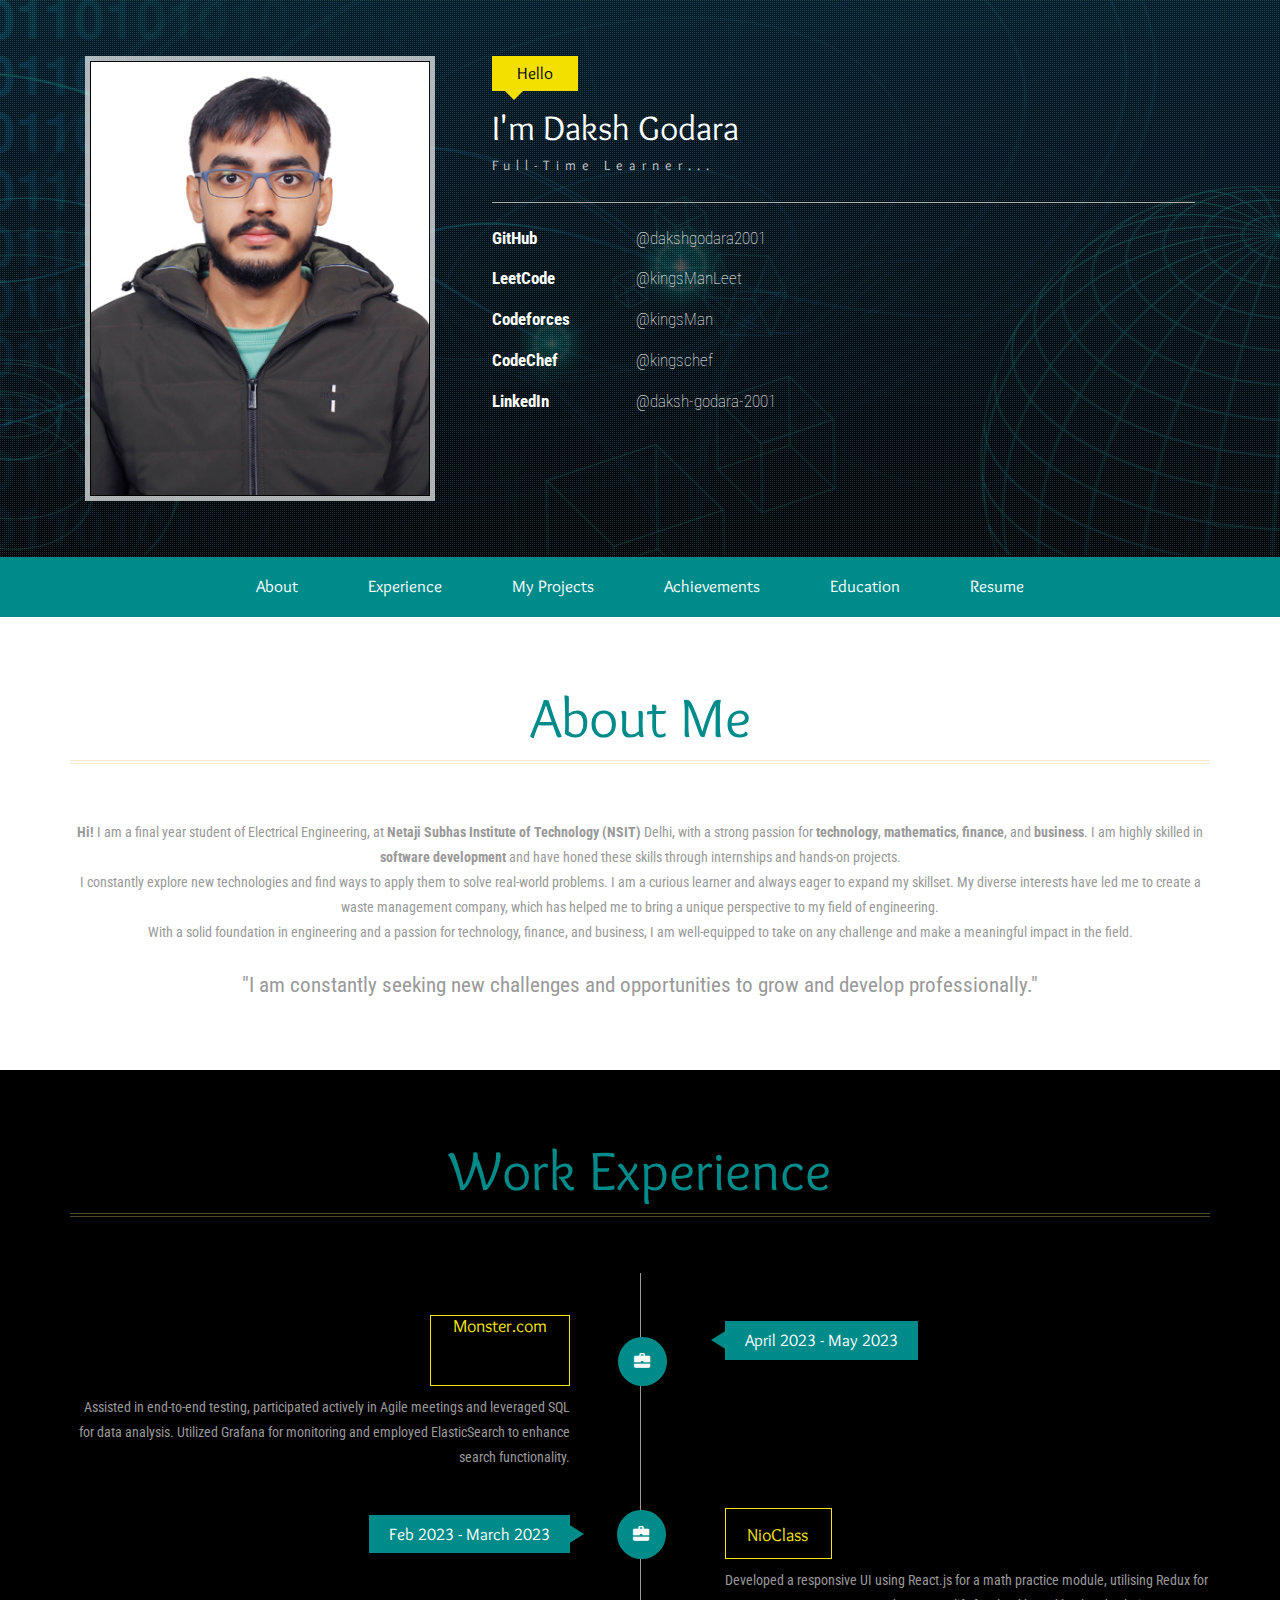
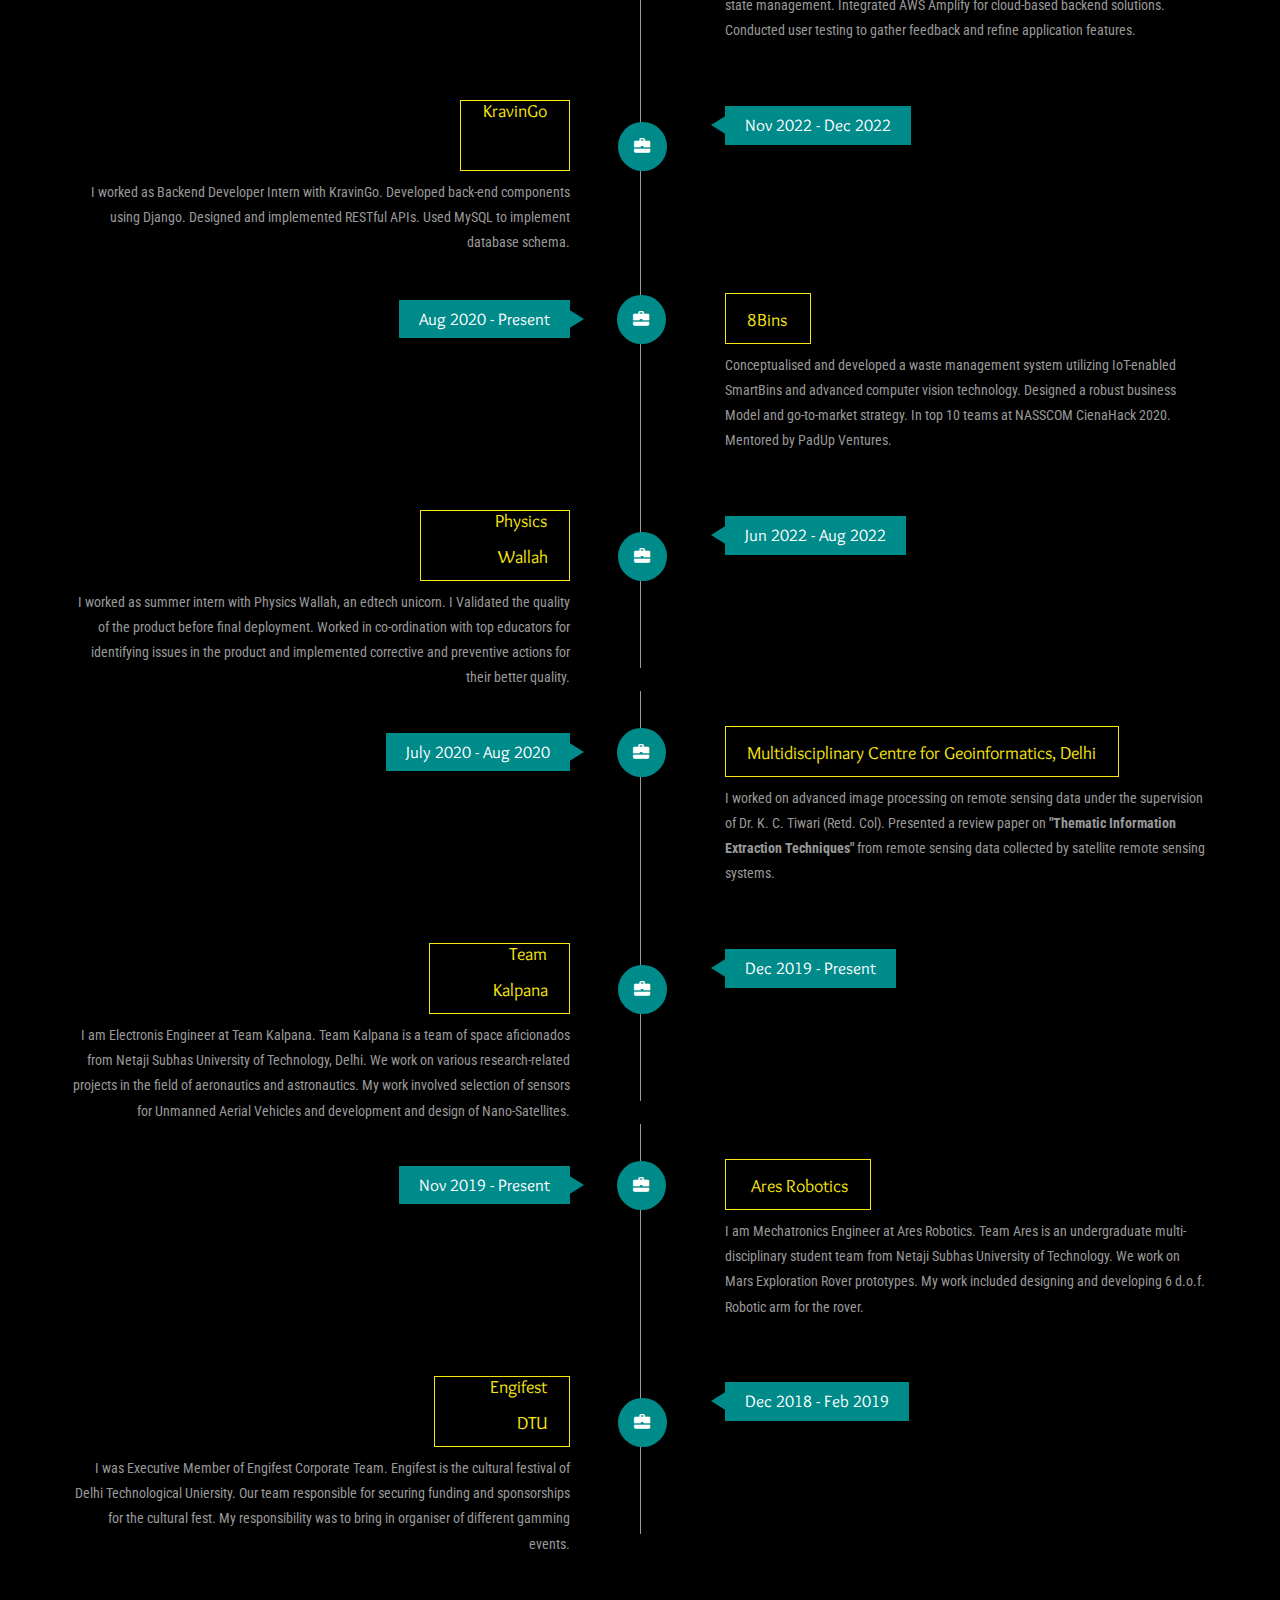
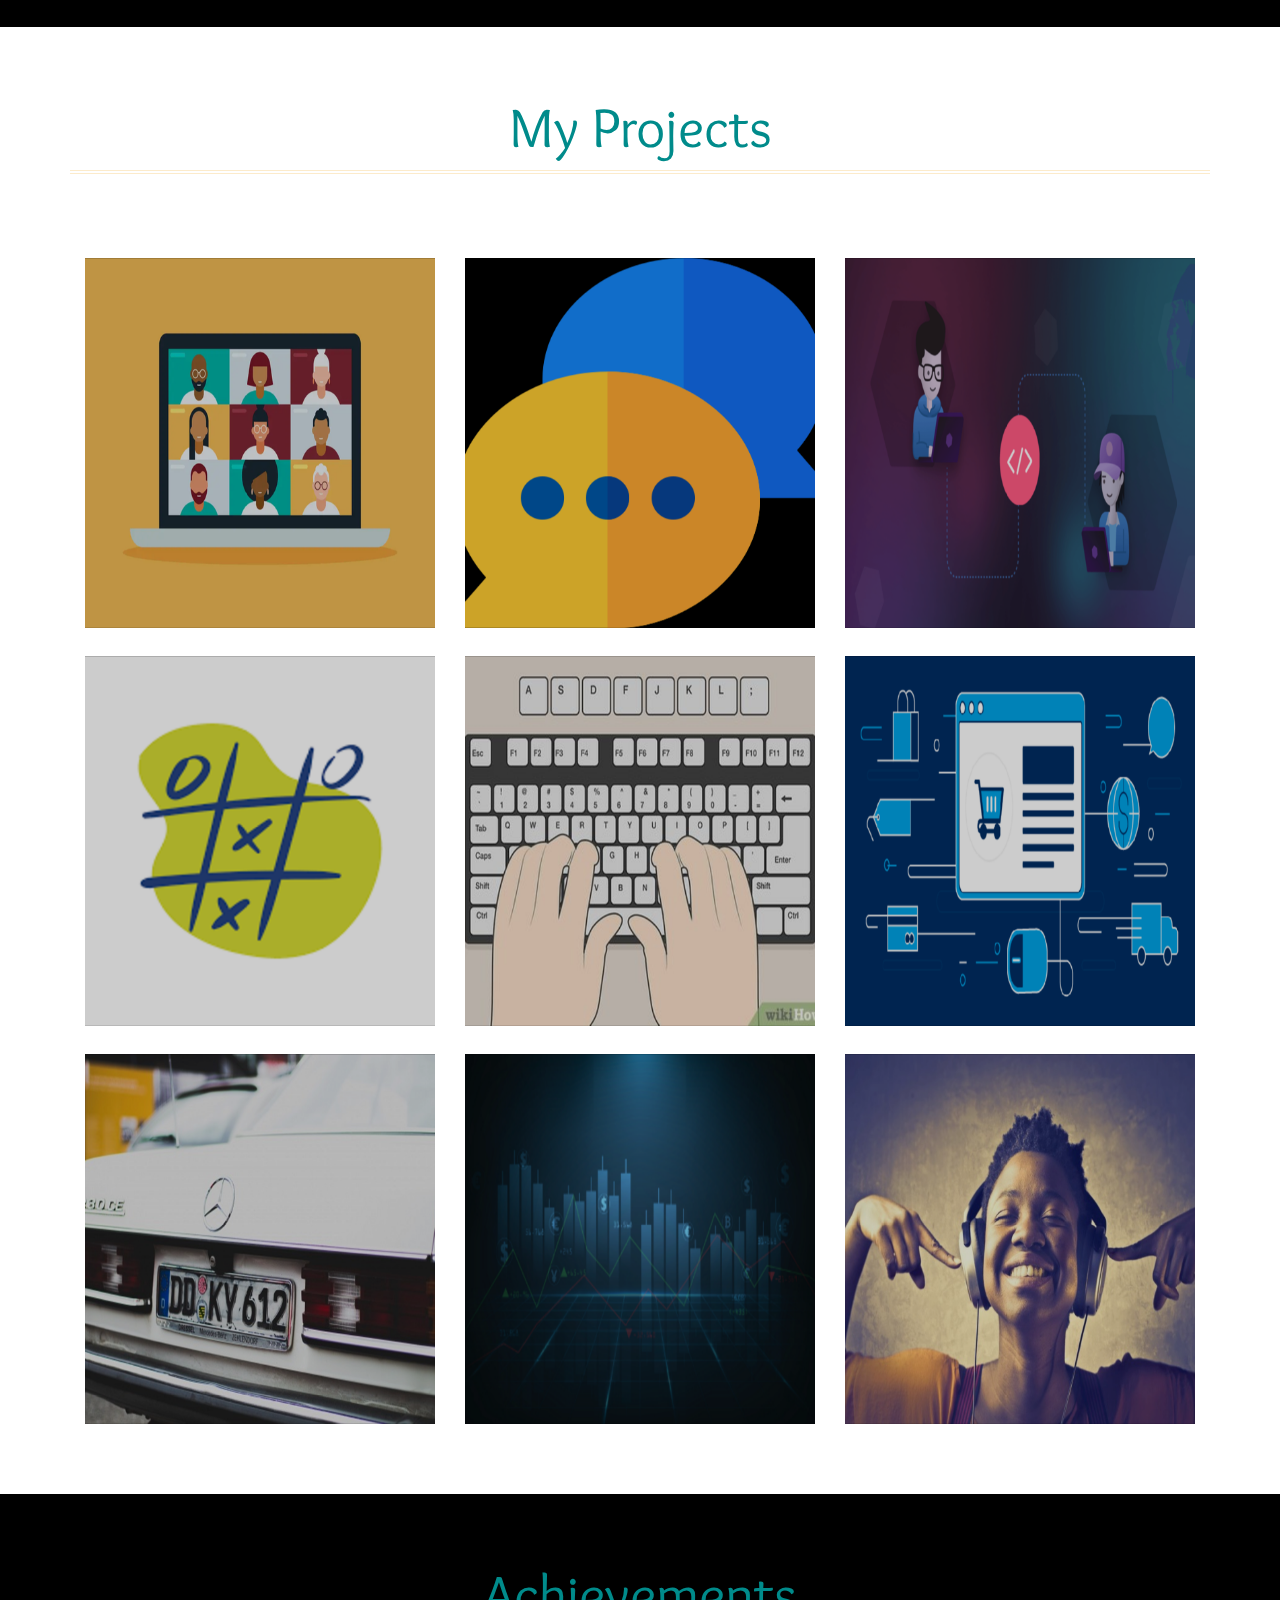
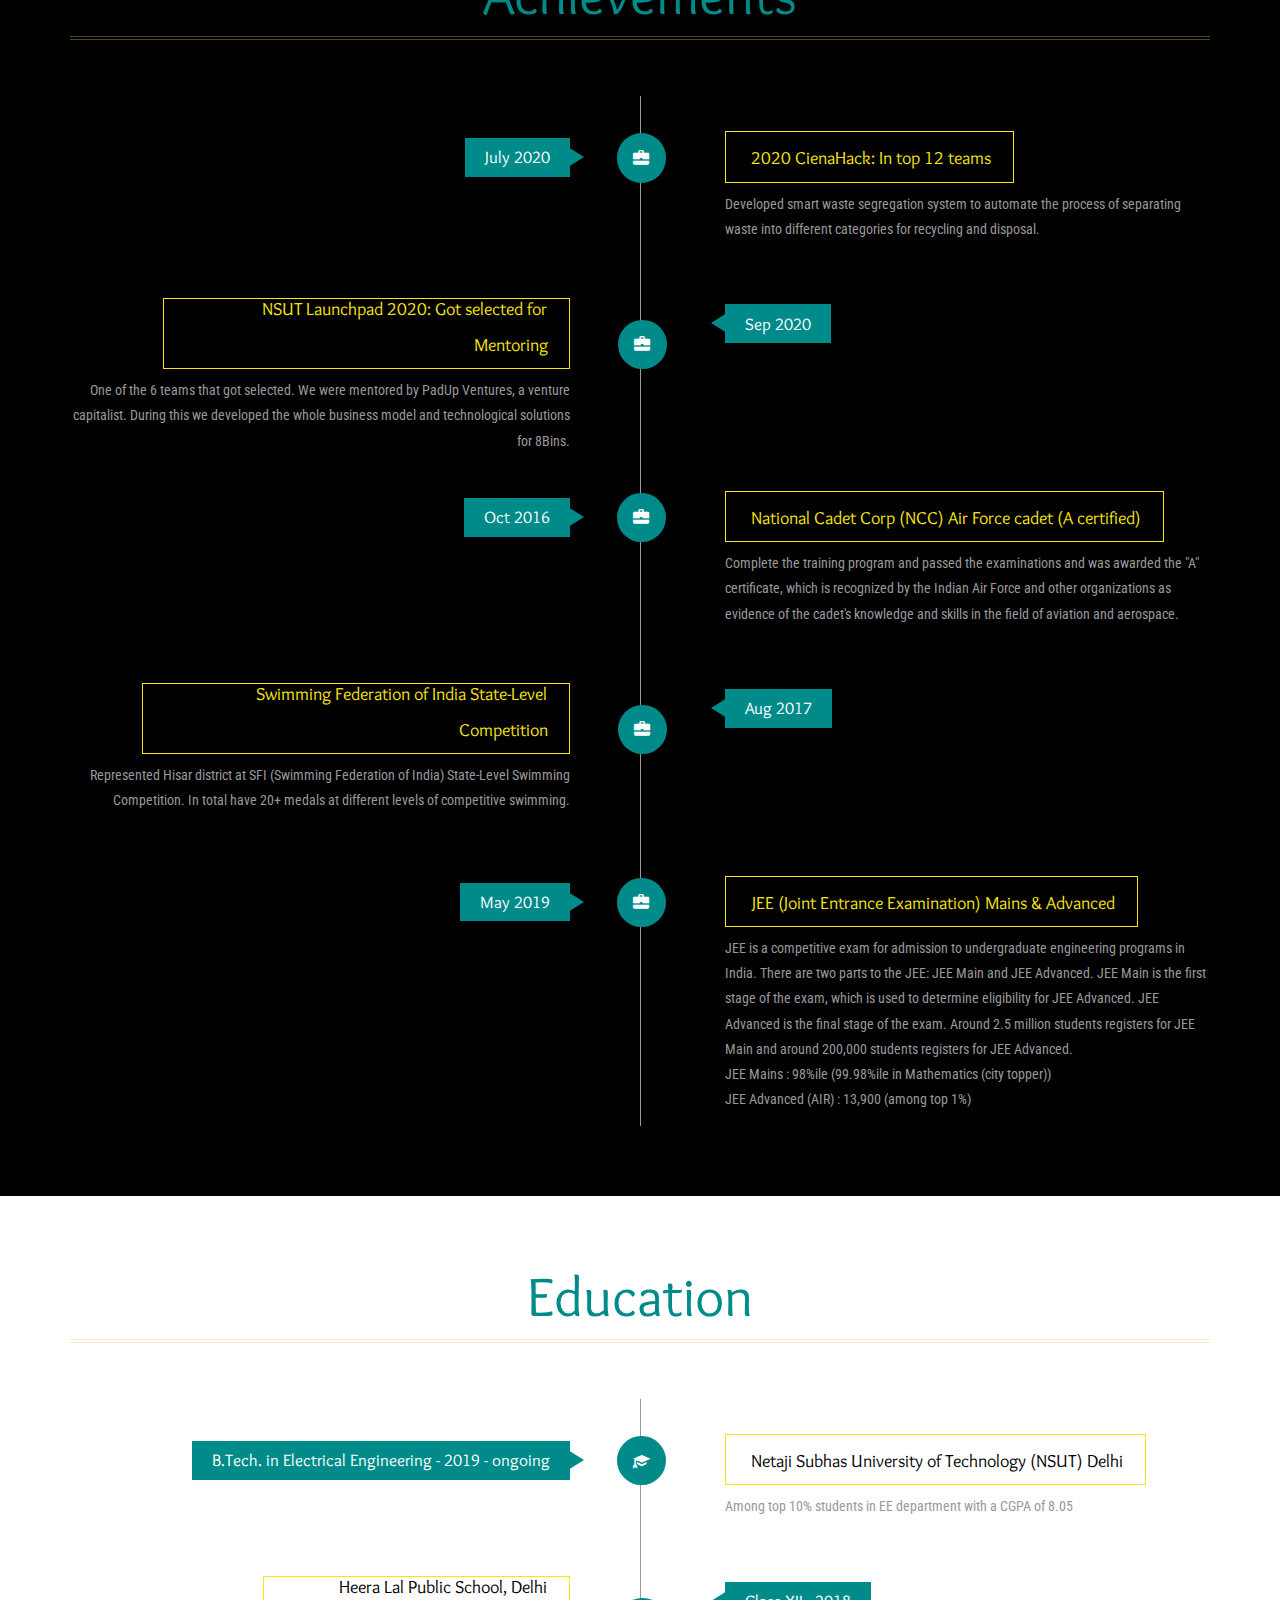
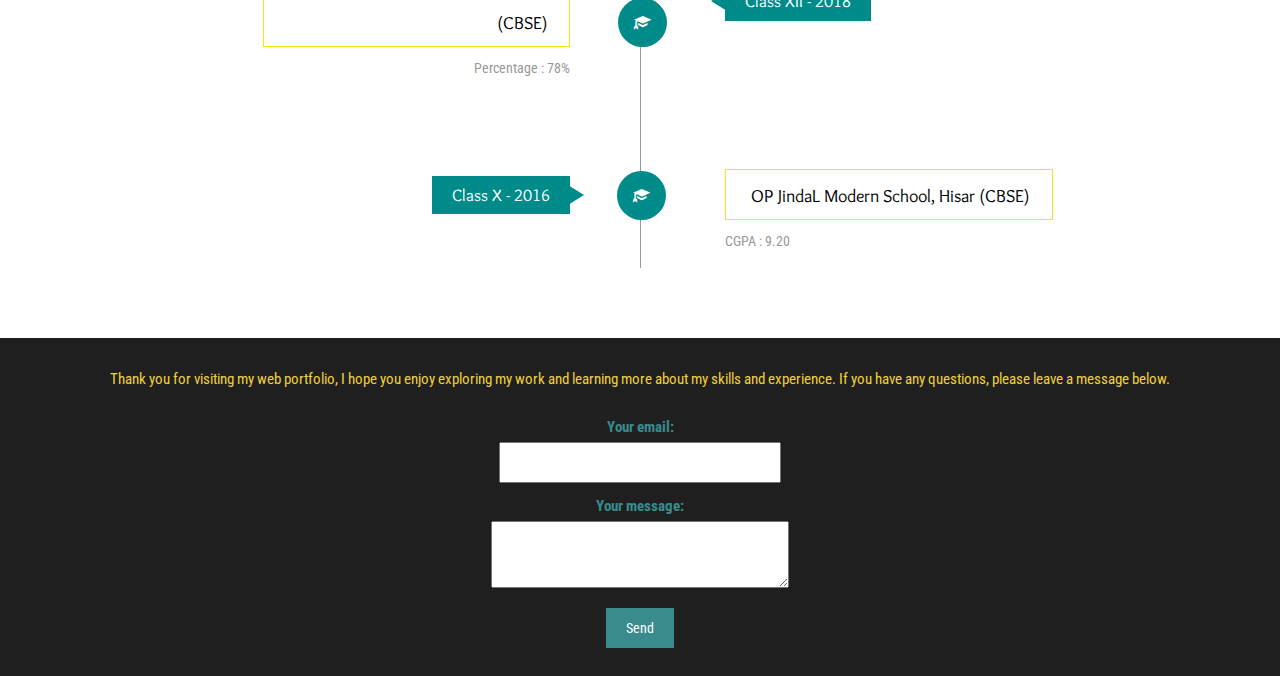
<file: index.html>
<!--
Author: W3layouts
Author URL: http://w3layouts.com
License: Creative Commons Attribution 3.0 Unported
License URL: http://creativecommons.org/licenses/by/3.0/
-->
<!DOCTYPE html>
<html>
<head>
<title>Daksh Godara</title>
<!--Favicon-->
<link rel="shortcut icon" href="images/developer.ico" />
<!--mobile apps-->
<meta name="viewport" content="width=device-width, initial-scale=1">
<meta http-equiv="Content-Type" content="text/html; charset=utf-8" />
<meta name="keywords" content="My Resume Responsive web template, Daksh Godara, Bootstrap Web Templates, Flat Web Templates, Android Compatible web template, SmartPhone Compatible web template, free WebDesigns for Nokia, Samsung, LG, SonyEricsson, Motorola web design" />
<script type="application/x-javascript"> addEventListener("load", function() { setTimeout(hideURLbar, 0); }, false); function hideURLbar(){ window.scrollTo(0,1); } </script>
<!--mobile apps-->
<!--Custom Theme files-->
<link href="css/bootstrap.css" type="text/css" rel="stylesheet" media="all">
<link href="css/style.css" type="text/css" rel="stylesheet" media="all">
<link rel="stylesheet" href="css/swipebox.css">
<!--//Custom Theme files-->
<!--js-->
<script src="js/jquery-1.11.1.min.js"></script>
<!-- //js -->
<!--web-fonts-->
<link href='//fonts.googleapis.com/css?family=Overlock:400,400italic,700,700italic,900,900italic' rel='stylesheet' type='text/css'>
<link href='//fonts.googleapis.com/css?family=Roboto+Condensed:400,300,300italic,400italic,700,700italic' rel='stylesheet' type='text/css'>
<link rel="stylesheet" href="font-awesome/css/font-awesome.min.css">
<!--//web-fonts-->
<!--start-smooth-scrolling-->
<script type="text/javascript" src="js/move-top.js"></script>
<script type="text/javascript" src="js/easing.js"></script>	
<script type="text/javascript">
		jQuery(document).ready(function($) {
			$(".scroll").click(function(event){		
				event.preventDefault();
				$('html,body').animate({scrollTop:$(this.hash).offset().top},1000);
			});
		});
</script>
<!--//end-smooth-scrolling-->
</head>
<body>
	<!--banner-->
	<div id="home" class="banner">
		<div class="banner-info">
			<div class="container">
				<div class="col-md-4 header-left">
					<img src="images/img1.png" alt=""/>
				</div>
				<div class="col-md-8 header-right">
					<h2>Hello</h2>
					<h1>I'm Daksh Godara</h1>
					<h6>Full-Time Learner...</h6>
					<ul class="address">
						
						<li>
							<ul class="address-text">
								<li><b>GitHub </b></li>
								<li><a href="https://github.com/dakshgodara2001" target="_blank"> @dakshgodara2001</a></li>
							</ul>
						</li>
						<li>
							<ul class="address-text">
								<li><b>LeetCode </b></li>
								<li><a href="https://leetcode.com/kingsManLeet/" target="_blank"> @kingsManLeet</a></li>
							</ul>
						</li>
						<li>
							<ul class="address-text">
								<li><b>Codeforces </b></li>
								<li><a href="https://codeforces.com/profile/kingsMan" target="_blank"> @kingsMan</a></li>
							</ul>
						</li>
						<li>
							<ul class="address-text">
								<li><b>CodeChef </b></li>
								<li><a href="https://www.codechef.com/users/kingschef" target="_blank"> @kingschef</a></li>
							</ul>
						</li>
						<li>
							<ul class="address-text">
								<li><b>LinkedIn </b></li>
								<li><a href="https://www.linkedin.com/in/daksh-godara-2001/" target="_blank"> @daksh-godara-2001</a></li>
							</ul>
						</li>
						
					</ul>
				</div>
				<div class="clearfix"> </div>
			</div>
		</div>
	</div>
	<!--//banner-->
	<!--top-nav-->
	<div class="top-nav wow">
		<div class="container">
			<div class="navbar-header logo">
				<button type="button" class="navbar-toggle collapsed" data-toggle="collapse" data-target="#bs-example-navbar-collapse-1">
					Menu
				</button>
			</div>
			<!-- Collect the nav links, forms, and other content for toggling -->
			<div class="collapse navbar-collapse" id="bs-example-navbar-collapse-1">
				<div class="menu">
					<ul class="nav navbar">
						<li><a href="#about" class="scroll">About</a></li>
						<li><a href="#work" class="scroll">Experience</a></li>
						<li><a href="#projects" class="scroll">My Projects</a></li>
						<li><a href="#achievements" class="scroll">Achievements</a></li>
						<li><a href="#education" class="scroll">Education</a></li>
						<li><a target="_blank" href="https://drive.google.com/file/d/1zY1VFF2oqAu-03eitmlIt8t5h7YGob6Y/view?usp=sharing" download="">Resume</a></li>
					</ul>
					<div class="clearfix"> </div>
				</div>
			</div>
		</div>
	</div>	
	<!--//top-nav-->
	<!--about-->
	<div id="about" class="about">
		<div class="container">
			<h3 class="title"> About Me</h3>
			<div style="text-align:center">
				<p><b>Hi!</b> I am a final year student of Electrical Engineering, at <b>Netaji Subhas Institute of Technology (NSIT)</b> Delhi, with a strong passion for 
					<b>technology</b>, <b>mathematics</b>, <b>finance</b>, and <b>business</b>. I am highly skilled in <b>software development</b> and 
					 have honed these skills through internships and hands-on projects. </p><p>
					I constantly explore new technologies and find ways to apply them to solve real-world problems. I am a curious learner 
					and always eager to expand my skillset. My diverse interests have led me to create a waste management company, which has helped me 
					to bring a unique perspective to my field of engineering.</p><p>With a solid foundation in engineering and a passion for technology, finance, and business, 
					I am well-equipped to take on any challenge and make a meaningful impact in the field. </p>

				<p><span class="about-me-quote"><br>"I am constantly seeking new challenges and opportunities to grow and develop professionally."</span></p>
			</div>
			<div class="clearfix"> </div>
		</div>
	</div>
	<!--//about-->
	<!--work-experience-->
	<div id="work" class="work">
		<div class="container">
			<h3 class="title">Work Experience</h3>
			<div class="work-info"> 
				<div class="col-md-6 work-right work-right2"> 
					<h4> April 2023 - May 2023 </h4>
				</div>
				<div class="col-md-6 work-left work-left2"> 
					<a href="https://www.foundit.in" target="_blank"><h5> Monster.com <span class="glyphicon glyphicon-briefcase"> </span></h5></a>
					<p>Assisted in end-to-end testing, participated actively in Agile meetings and leveraged SQL for data analysis. Utilized Grafana for monitoring and employed ElasticSearch to enhance search functionality.</p>
				</div>
				<div class="clearfix"> </div>
			</div>
			<div class="work-info"> 
				<div class="col-md-6 work-left"> 
					<h4>Feb 2023 - March 2023 </h4>
				</div>
				<div class="col-md-6 work-right"> 
					<a href="https://techqa.niomath.com/" target="_blank"><h5><span class="glyphicon glyphicon-briefcase"> </span>NioClass</h5></a>
					<p>Developed a responsive UI using React.js for a math practice module, utilising Redux for state management. Integrated AWS Amplify for cloud-based backend solutions. Conducted user testing to gather feedback and refine application features.</p>
				</div>
				<div class="clearfix"> </div>
			</div>
			<div class="work-info"> 
				<div class="col-md-6 work-right work-right2"> 
					<h4>Nov 2022 - Dec 2022 </h4>
				</div>
				<div class="col-md-6 work-left work-left2"> 
					<a href="https://play.google.com/store/apps/details?id=com.kartexafood.com&hl=en_IN&gl=US" target="_blank"><h5> KravinGo <span class="glyphicon glyphicon-briefcase"> </span></h5></a>
					<p> I worked as Backend Developer Intern with  KravinGo. Developed back-end components using Django. Designed and implemented RESTful APIs. Used MySQL to implement database schema.</p>
				</div>
				<div class="clearfix"> </div>
			</div>
			<div class="work-info"> 
				<div class="col-md-6 work-left"> 
					<h4>Aug 2020 - Present </h4>
				</div>
				<div class="col-md-6 work-right"> 
					<a href="https://www.f6s.com/dakshgodara" target="_blank"><h5><span class="glyphicon glyphicon-briefcase"> </span>8Bins</h5></a>
					<p>Conceptualised and developed a waste management system utilizing IoT-enabled SmartBins and advanced computer vision technology. Designed a robust business Model and go-to-market strategy. In top 10 teams at NASSCOM CienaHack 2020. Mentored by PadUp Ventures.</p>
				</div>
				<div class="clearfix"> </div>
			</div>
			<div class="work-info"> 
				<div class="col-md-6 work-right work-right2"> 
					<h4>Jun 2022 - Aug 2022 </h4>
				</div>
				<div class="col-md-6 work-left work-left2"> 
					<a href="https://www.pw.live" target="_blank"><h5> Physics Wallah <span class="glyphicon glyphicon-briefcase"> </span></h5></a>
					<p> I worked as summer intern with Physics Wallah, an edtech unicorn. I Validated the quality of the product before final deployment. Worked in co-ordination with top educators for identifying issues in the product and
						implemented corrective and preventive actions for their better quality.</p>
				</div>
				<div class="clearfix"> </div>
			</div>
			<div class="work-info"> 
				<div class="col-md-6 work-left"> 
					<h4>July 2020 - Aug 2020 </h4>
				</div>
				<div class="col-md-6 work-right"> 
					<a href="http://www.dtu.ac.in/Web/Departments/MCG/about/" target="_blank"><h5><span class="glyphicon glyphicon-briefcase"> </span>Multidisciplinary Centre for Geoinformatics, Delhi</h5></a>
					<p>I worked on advanced image processing on remote sensing data under the supervision of Dr. K. C. Tiwari (Retd. Col).
					 Presented a review paper on <b>"Thematic Information Extraction Techniques"</b> from remote
						sensing data collected by satellite remote sensing systems.</p>
				</div>
				<div class="clearfix"> </div>
			</div>
			<div class="work-info"> 
				<div class="col-md-6 work-right work-right2"> 
					<h4>Dec 2019 - Present </h4>
				</div>
				<div class="col-md-6 work-left work-left2"> 
					<a href="https://teamkalpana.github.io/Team-Kalpana/" target="_blank"><h5> Team Kalpana <span class="glyphicon glyphicon-briefcase"> </span></h5></a>
					<p> I am Electronis Engineer at Team Kalpana. Team Kalpana is a team of space aficionados from Netaji Subhas University of Technology, Delhi. 
						We work on various research-related projects in the field of aeronautics and astronautics. My work involved selection of sensors for 
						Unmanned Aerial Vehicles and development and design of Nano-Satellites.</p>
				</div>
				<div class="clearfix"> </div>
			</div>
			<div class="work-info"> 
				<div class="col-md-6 work-left"> 
					<h4>Nov 2019 - Present </h4>
				</div>
				<div class="col-md-6 work-right"> 
					<a href="https://www.instagram.com/aresrobotics.nsut/" target="_blank"><h5><span class="glyphicon glyphicon-briefcase"> </span> Ares Robotics</h5></a>
					<p> I am Mechatronics Engineer at Ares Robotics. Team Ares is an undergraduate multi-disciplinary student team from Netaji Subhas University of Technology. We work 
						on Mars Exploration Rover prototypes. My work included designing and developing 6 d.o.f. Robotic arm for the rover.
					</p>
				</div>
				<div class="clearfix"> </div>
			</div>
			<div class="work-info"> 
				<div class="col-md-6 work-right work-right2"> 
					<h4>Dec 2018 - Feb 2019 </h4>
				</div>
				<div class="col-md-6 work-left work-left2"> 
					<a href="https://www.instagram.com/engifest_dtu/" target="_blank"><h5> Engifest DTU <span class="glyphicon glyphicon-briefcase"> </span></h5></a>
					<p> I was Executive Member of Engifest Corporate Team. Engifest is the cultural festival of Delhi Technological Uniersity. Our team responsible for 
						securing funding and sponsorships for the cultural fest. My responsibility was to bring in organiser of different gamming events.</p>
				</div>
				<div class="clearfix"> </div>
			</div>
		</div>
	</div>
	<!--//work-experience-->
	
	<!--portfolio-->
		<div id="projects" class="portfolio">
		<div class="container">
			<h3 class="title wow zoomInLeft animated" data-wow-delay=".5s">My Projects</h3>
			<div class="sap_tabs">			
				<div id="horizontalTab" style="display: block; width: 100%; margin: 0px;">
					<ul class="resp-tabs-list wow fadeInUp animated hidden" data-wow-delay=".7s">
						<li class="resp-tab-item"><span>All</span></li>				
					</ul>	
					<div class="clearfix"> </div>	
					<div class="resp-tabs-container">
						<div class="tab-1 resp-tab-content">
							<div class="tab_img">
								<div class="col-md-4 portfolio-grids">
									<div class="grid">
										<a href="https://github.com/dakshgodara2001/Video-Streaming" target="_blank">
											<img src="images/videosp.png" alt="" class="img-responsive" />
											<div class="figcaption">
												<h3><span>Video Streaming Platform </span></h3>
												<p>A real-time, peer-to-peer video chat application using Django, WebRTC for direct browser-to-browser communication, and managing user connectivity and messaging via a WebSocket server using Django Channels.</p>
											</div>
										</a>	
									</div>
								</div>
								

								<div class="col-md-4 portfolio-grids">
									<div class="grid">
										<a href="https://github.com/dakshgodara2001/Chatter" target="_blank">
											<img src="images/chat.png" alt="" class="img-responsive"/>
											<div class="figcaption">
												<h3><span>Chatter</span></h3>
												<p>A social networking Android app built with Kotlin, MySQL, PHP, and Firebase integration for user authentication, real-time database, messaging and cloud storage capabilities.</p>
											</div>
										</a>	
									</div>
								</div>
								<div class="col-md-4 portfolio-grids">
									<div class="grid">
										<a href="https://github.com/dakshgodara2001/LiveCodeCoLab" target="_blank">
											<img src="images/livecodecl.png" alt="" class="img-responsive" />
											<div class="figcaption">
												<h3><span>LiveCoceCoLab </span></h3>
												<p>A real-time code collaboration tool with React, Node.js, Express.js, socket.io and CodeMirror integration for enhanced remote teamwork and pair programming. </p>
											</div>
										</a>	
									</div>
								</div>
								
								<div class="clearfix"> </div>
								<div class="col-md-4 portfolio-grids">
									<div class="grid">
										<a href="https://github.com/dakshgodara2001/Tic-Tac-Toe-G" target="_blank">
											<img src="images/tictactoe.png" alt="" class="img-responsive" />
											<div class="figcaption">
												<h3><span>TicTacToeG</span></h3>
												<p>A simple tic-tac-toe game which can be played against the computer or a friend.</p>
											</div>
										</a>	
									</div>
								</div>
								<div class="col-md-4 portfolio-grids">
									<div class="grid">
										<a href="https://github.com/dakshgodara2001/Touch-Typing" target="_blank">
											<img src="images/touchtg.png" alt="" class="img-responsive" />
											<div class="figcaption">
												<h3><span>Touch Typing Game </span></h3>
												<p>A web-based touch typing game built with React, allowing users to practice and improve their typing speed and accuracy.</p>
											</div>
										</a>	
									</div>
								</div>
								<div class="col-md-4 portfolio-grids">
									<div class="grid">
										<a href="https://github.com/dakshgodara2001/Khadi-Attire" target="_blank">
											<img src="images/ecommerce.png" alt="" class="img-responsive" />
											<div class="figcaption">
												<h3><span>Khadi Attire</span></h3>
												<p>An eCommerce application built with Python Django Framework Some features are: Product listings, shopping cart, checkout, order history, customer account, product ratings and reviews, product search, payment options and security. </p>
											</div>
										</a>	
									</div>
								</div>
								<div class="clearfix"> </div>

								<div class="col-md-4 portfolio-grids">
									<div class="grid">
										<a href="https://github.com/dakshgodara2001/Number-Plate-Detector" target="_blank">
											<img src="images/numberplatedetector.png" alt="" class="img-responsive" />
											<div class="figcaption">
												<h3><span>Number Plate Detector</span></h3>
												<p>A Computer Vision based web application to detect number plates of cars. This web application is developed using python language.</p>
											</div>
										</a>	
									</div>
								</div>
								<div class="col-md-4 portfolio-grids">
									<div class="grid">
										<a href="https://github.com/dakshgodara2001/Stock-Monitoring-Platform" target="_blank">
											<img src="images/stockmp.png" alt="" class="img-responsive" />
											<div class="figcaption">
												<h3><span>Stock Monitoring Platform </span></h3>
												<p>A real-time web application that allows users to monitor the latest stock prices from major companies.</p>
											</div>
										</a>	
									</div>
								</div>
								<div class="col-md-4 portfolio-grids">
									<div class="grid">
										<a href="https://github.com/dakshgodara2001/music-sharing-portal" target="_blank">
											<img src="images/musicsp.png" alt="" class="img-responsive" />
											<div class="figcaption">
												<h3><span>Music Sharig Platform </span></h3>
												<p>A music sharing application made using Django that allows users to download and share music files.</p>
											</div>
										</a>	
									</div>
								</div>
								<div class="clearfix"> </div>
							</div>
						</div>
					</div>
				</div>
			</div>
			<!--ResponsiveTabs-->
			<script src="js/easyResponsiveTabs.js" type="text/javascript"></script>
			<script type="text/javascript">
				$(document).ready(function () {
					$('#horizontalTab').easyResponsiveTabs({
						type: 'default', //Types: default, vertical, accordion           
						width: 'auto', //auto or any width like 600px
						fit: true   // 100% fit in a container
					});
				});		
			</script>
			<!--//ResponsiveTabs-->
			<!-- swipe box js -->
			<script src="js/jquery.swipebox.min.js"></script> 
				<script type="text/javascript">
					jQuery(function($) {
						$(".swipebox").swipebox();
					});
			</script>
			<!-- //swipe box js -->
		</div>
	</div>
	<!--//portfolio-->
	<!--work-experience-->
	<div id="achievements" class="work">
		<div class="container">
			<h3 class="title"> Achievements</h3>
			<div class="work-info"> 
				<div class="col-md-6 work-left"> 
					<h4>July 2020</h4>
				</div>
				<div class="col-md-6 work-right"> 
					<h5><span class="glyphicon glyphicon-briefcase"></span> 2020 CienaHack: In top 12 teams</h5>
					<p> Developed smart waste segregation system to automate the process of separating waste into different categories for recycling and disposal.</p>
				</div>
				<div class="clearfix"> </div>
			</div>
			<div class="work-info"> 
				<div class="col-md-6 work-right work-right2"> 
					<h4>Sep 2020</h4>
				</div>
				<div class="col-md-6 work-left work-left2"> 
					<h5> NSUT Launchpad 2020: Got selected for Mentoring <span class="glyphicon glyphicon-briefcase"> </span></h5>
					<p> One of the 6 teams that got selected. We were mentored by PadUp Ventures, a venture capitalist. During this we developed the whole business model and technological solutions for 8Bins.</p>
				</div>
				<div class="clearfix"> </div>
			</div>
			<div class="work-info"> 
				<div class="col-md-6 work-left"> 
					<h4>Oct 2016</h4>
				</div>
				<div class="col-md-6 work-right"> 
					<h5><span class="glyphicon glyphicon-briefcase"> </span> National Cadet Corp (NCC) Air Force cadet (A certified)</h5>
					<p> Complete the training program and passed the examinations and was awarded the "A" certificate, which is recognized by the Indian Air Force and other organizations as evidence of the cadet's knowledge and skills in the field of aviation and aerospace.</p>
				</div>
				<div class="clearfix"> </div>
			</div>
			<div class="work-info"> 
				<div class="col-md-6 work-right work-right2"> 
					<h4>Aug 2017</h4>
				</div>
				<div class="col-md-6 work-left work-left2"> 
					<h5> Swimming Federation of India State-Level Competition <span class="glyphicon glyphicon-briefcase"> </span></h5>
					<p>Represented Hisar district at SFI (Swimming Federation of India) State-Level Swimming Competition. In total have
						20+ medals at different levels of competitive swimming.</p>
				</div>
				<div class="clearfix"> </div>
			</div>
			<div class="work-info"> 
				<div class="col-md-6 work-left"> 
					<h4>May 2019</h4>
				</div>
				<div class="col-md-6 work-right"> 
					<h5><span class="glyphicon glyphicon-briefcase"> </span> JEE (Joint Entrance Examination) Mains & Advanced</h5>
					<p> JEE is a competitive exam for admission to undergraduate engineering programs in India. There are two parts to the JEE: JEE Main and JEE Advanced. JEE Main is the first stage of the exam, which is used to determine eligibility for JEE Advanced. JEE Advanced is the final stage of the exam. Around 2.5 million students registers for JEE Main and around 200,000 students registers for JEE Advanced. <br> JEE Mains : 98%ile (99.98%ile in Mathematics (city topper))<br> JEE Advanced (AIR) : 13,900 (among top 1%)</p>
				</div>
				<div class="clearfix"> </div>
			</div>
			
		</div>
	</div>
	<!--//work-experience-->
	<!--education-->
	<div id="education" class="education">
		<div class="container">
			<h3 class="title">Education</h3>
			<div class="work-info"> 
				<div class="col-md-6 work-left"> 
					<h4>B.Tech. in Electrical Engineering - 2019 - ongoing</h4>
				</div>
				<div class="col-md-6 work-right"> 
					<h5><span class="glyphicon glyphicon-education"> </span> Netaji Subhas University of Technology (NSUT) Delhi</h5>
					<p>Among top 10% students in EE department with a CGPA of 8.05 </p>
				</div>
				<div class="clearfix"> </div>
			</div>
			<div class="work-info"> 
				<div class="col-md-6 work-right work-right2"> 
					<h4>Class XII - 2018</h4>
				</div>
				<div class="col-md-6 work-left work-left2"> 
					<h5> Heera Lal Public School, Delhi (CBSE) <span class="glyphicon glyphicon-education"></span></h5>
					<p> Percentage : 78% </p>
				</div>
				<div class="clearfix"> </div>
			</div>
			<div class="work-info"> 
				<div class="col-md-6 work-left"> 
					<h4>Class X - 2016</h4>
				</div>
				<div class="col-md-6 work-right"> 
					<h5><span class="glyphicon glyphicon-education"> </span> OP JindaL Modern School, Hisar (CBSE)</h5>
					<p> CGPA : 9.20 </p>
				</div>
			</div>
			
		</div>
	</div>
	<!--//education-->
	<!--footer-->
	<div class="footer">
	<div class="container">
		<p style="color:#f0d13a;">Thank you for visiting my web portfolio, I hope you enjoy exploring my work and learning more about my skills and experience. If you have any questions, please leave a message below.</p>
			<br>
		<form id="myForm" action="https://formspree.io/f/mknalrgv" method="POST">
		  <label>
		    <p style="color:#398B8C">Your email:
			    <input type="email" name="email" id="email" style="width: 100%; padding: 5px; margin-bottom: 10px;"></p>
		  </label>
			<br>
		  <label>
		    <p style="color:#398B8C">Your message:
			    <textarea name="message" id="message" style="width: 100%; padding: 5px; margin-bottom: 10px;"></textarea>
		    </p>
		  </label>
			<br>
		  <!-- your other form fields go here -->
		  <button type="submit" style="background-color: #398B8C; color: #fff; padding: 10px 20px; border: none; cursor: pointer;">Send</button>
			<br>
		</form>
	</div>
</div>

	<!--//footer-->
	<!--smooth-scrolling-of-move-up-->
	<script type="text/javascript">
		$(document).ready(function() {
		
			var defaults = {
				containerID: 'toTop', // fading element id
				containerHoverID: 'toTopHover', // fading element hover id
				scrollSpeed: 1200,
				easingType: 'linear' 
			};
			
			$().UItoTop({ easingType: 'easeOutQuart' });
			
		});
		
	</script>
	<!--//smooth-scrolling-of-move-up-->
	<!-- Bootstrap core JavaScript
    ================================================== -->
    <!-- Placed at the end of the document so the pages load faster -->
    <script src="js/bootstrap.js"></script>
</body>
</html>
</file>
<file: css/style.css>
body{
	margin:0;
	font-family: 'Roboto Condensed', sans-serif;
	background: #fff;
}
body a{
	transition: 0.5s all;
	-webkit-transition: 0.5s all;
	-moz-transition: 0.5s all;
	-o-transition: 0.5s all;
	-ms-transition: 0.5s all;
	text-decoration:none;
}
h1,h2,h3,h4,h5,h6{
	margin:0;	
	font-family: 'Overlock', cursive;
}
p{
	margin:0;
}
ul,label{
	margin:0;
	padding:0;
}
body a:hover{
	text-decoration:none;
}
/*--baner--*/
.banner {
	background:url(../images/a.jpg)no-repeat center 0px;
	-webkit-background-size:cover;
	background-size:cover;
	-moz-background-size:cover;
	position: relative;
}
.banner-info{
	background: url(../images/dott.png)repeat 0px 0px;
	padding: 4em 0;
}
.header-left img {
    width: 100%;
    border: 5px solid rgba(255, 255, 255, 0.68);
}
.header-right {
    padding-left: 3em;
}
.header-right h1 {
    font-size: 2.5em;
    color: #fff;
    margin: 0.5em 0 0;
}
.header-right h2 {
    font-size: 1.2em;
    color: #000;
    background: #F3E000;
    display: inline-block;
    padding: .5em 1.5em;
    position: relative;
}
.header-right h2:before {
    width: 0;
    height: 0;
    position: absolute;
    content: '';
    bottom: -9px;
    left: 12px;
    border-style: solid;
    border-width: 10px 10px 0 10px;
    border-color: #F3E000 transparent transparent transparent;
}
.header-right h6 {
    font-size: 1em;
    color: #C7C7C7;
    margin-top: 0.8em;
    letter-spacing: 6px;
}
ul.address {
    margin-top: 2em;
    border-top: 1px solid #AFAFAF;
    padding-top: 0.5em;
}
ul.address li {
    display: block;
}
ul.address li ul.address-text li {
    display: inline-block;
    font-size: 1.2em;
    color: #fff;
    margin-top: 1em;
	font-weight: 100;
}
ul.address li ul.address-text li:nth-child(1){
	width: 20%;
}
ul.address li ul.address-text li a {
    color: #fff;
	text-decoration:none;
}
ul.address li ul.address-text li a:hover{
    color: #0FF;
}
/*--//banner-top--*/
/*--top-nav--*/
.top-nav {
    background: #008B8B;
}
.nav > li {
    display: inline-block;
}
ul.nav.navbar {
    margin: 0;
    text-align: center;
}
ul.nav.navbar li a {
    color: #fff;
    padding: 1em 2em;
    font-size: 1.2em;
    font-family: 'Overlock', cursive;
}
ul.nav.navbar li a:hover,ul.nav.navbar li a.active,ul.nav.navbar li a:focus{
    color: #008B8B;
    background: #fff;
	-webkit-transform: scale(0.8);
	-moz-transform: scale(0.8);
    transform: scale(0.8);
	-o-transform: scale(0.8);
	-ms-transform: scale(0.8);
}
/*--//top-nav--*/
/*--about--*/
.about,.work,.education,.skills,.portfolio,.contact{
	padding:6em 0;
}
.about-me-quote{
    font-size: 1.5em;    
}
h3.title {
    font-size: 4em;
    text-align: center;
    color: #008B8B;
    border-bottom: 4px double rgba(247, 197, 106, 0.35);
    padding-bottom: 0.2em;
	margin-bottom: 1em;
}
p {
    font-size: 1em;
    color: #999;
    line-height: 1.8em;
}
.about-right {
    padding-left: 5em;
}
.about-right ul {
    border: 3px double #008B8B;
    padding: 1em 2em;
}
.about-right h5 {
    font-size: 2em;
    text-align: center;
    color: #008B8B;
}
.about-right ul li {
    display: block;
    color: #999;
    margin: 1em 0;
	font-size:1em;
}
.about-right ul li span.glyphicon {
    font-size: 0.8em;
	margin-right: 6px;
}
/*--//about--*/
/*--work--*/
.work {
    background: #000;
}
.work-left {
    text-align: right;
    padding: 3em 5em 0 0;
}
.work-right {
    border-left: 1px solid #999;
    padding: 2.5em 0 2em 6em;
}
.work-info h4 {
    font-size: 1.2em;
    background: darkcyan;
    display: inline-block;
    padding: .6em 1.2em;
    color: #fff;
	position:relative;
}
.work-info h4:before {
    width: 0;
    height: 0;
    position: absolute;
	/*-- w3layouts --*/
    content: '';
    top: 9px;
    right: -14px;
    border-style: solid;
    border-width: 10px 0 10px 16px;
    border-color: transparent transparent transparent rgb(0, 139, 139);
}
.work-info h5 {
    font-size: 1.3em;
    color: #F7E612;
    margin-bottom: .5em;
    border: 1px solid #F7E612;
    display: inline-block;
    padding: 0 1.2em;
}
.work-info h5 span.glyphicon {
    font-size: 0.9em;
    color: #fff;
    background: #008B8B;
    padding: 1em;
    -webkit-border-radius: 70%;
    -moz-border-radius: 70%;
    border-radius: 70%;
    -webkit-transition: .5s all;
    -moz-transition: .5s all;
    transition: .5s all;
    -webkit-transform: scale(1);
    -moz-transform: scale(1);
    transform: scale(1);
    -o-transform: scale(1);
    -ms-transform: scale(1);
}
.work-right h5 span.glyphicon {
    margin-right: 5em;
    margin-left: -8em;
}
.work-left2 h5 span.glyphicon {
    margin-left: 4em;
    margin-right: -7.3em;
    z-index: 9;
}
.work-right.work-right2 {
    min-height: 210px;
    float: right;
}
.work-right.work-right2 h4:before {
    left: -14px;
	-webkit-transform: rotate(180deg);
	-moz-transform: rotate(180deg);
	/*-- agileits --*/
    transform: rotate(180deg);
	-o-transform: rotate(180deg);
	-ms-transform: rotate(180deg);
}
.work-right.work-right2 h4 {
    margin-top: 0.8em;
}
.work-info:hover h5 span.glyphicon {
    color: #F7E612;
	-webkit-transform: scale(1.2);
	-moz-transform: scale(1.2);
    transform: scale(1.2);
	-o-transform: scale(1.2);
	-ms-transform: scale(1.2);
}
/*--//work--*/
/*--education--*/
.education .work-info h5 {
    color: #000;
}
/*--//education--*/
/*--skills--*/
.skills{
	background:#000;
}
.bar-grids {
    padding: 0 4em;
}
.progress {
    height: 10px;
    margin-bottom: 2.2em;
    background-color: #2F2C06;
}
.progress-bar { 
    background-color: #766E04;
}
.bar-grids h6 {
    font-size: 1.1em;
    color: #fff;
    margin-bottom: 0.6em;
}
.bar-grids h6 span {
    float: right;
    font-size: 0.9em;
}
/*--//skills--*/
/*--portfolio--*/
/*--SAP--*/
ul.resp-tabs-list {  
/*-- w3layouts --*/
background: #F7E612;
}
.sap_tabs{
	clear:both;
	padding: 0;
}
.tab_box{
	background:#fd926d;
	padding: 2em;
}
.top1{
	margin-top: 2%;
}
.resp-tabs-list {
    list-style: none;
    margin: 0 auto 3em;
    text-align: center;
}
.resp-tab-item {
    color: #000;
    font-size: 1.2em;
    cursor: pointer;
    display: inline-block;
    list-style: none;
    outline: none;
    -webkit-transition: all 0.5s;
    -moz-transition: all 0.5s;
    -ms-transition: all 0.5s;
    -o-transition: all 0.5s;
    transition: all 0.5s;
    padding: 0.8em 2em;
    font-weight: 400;
	position:relative;
}
.resp-tab-item:hover{
    color: #1D9898;
}
.resp-tab-active,.resp-tab-active:hover{
    text-shadow: none;
    color: #fff;
    background: #1D9898;
}
.resp-tab-active:before {
    width: 0;
    height: 0;
    position: absolute;
    content: '';
    bottom: -7px;
    left: 41%;
	/*-- agileits --*/
    border-style: solid;
    border-width: 7px 7px 0 7px;
    border-color: #1D9898 transparent transparent transparent;
}
.resp-tabs-container {
	padding: 0px;
	clear: left;	
}
h2.resp-accordion {
	cursor: pointer;
	padding: 5px;
	display: none;
}
.resp-tab-content {
	display: none;
}
.resp-content-active, .resp-accordion-active {
   display: block;
}
/*--//SAP--*/
/*--img-hover--*/
.portfolio-grids {
    margin-top: 2em;
}
.grid {
	position: relative;
	overflow:hidden;
	background: #000;
}
.grid img {
	opacity: 0.8;
}
.grid .figcaption {
    padding: 2em 2.5em;
    color: #fff;
    -webkit-backface-visibility: hidden;
    backface-visibility: hidden;
}
.grid .figcaption::before,
.grid .figcaption::after {
	pointer-events: none;
}

.grid .figcaption{
	position: absolute;
	top: 0;
	left: 0;
	width: 100%;
	height: 100%;
}

/* Anchor will cover the whole item by default */

.grid img {
	max-width: none;
	width: 100%;
	width: -webkit-calc(100% + 20px);
	width: calc(100% + 20px);
	-webkit-transition: opacity 0.35s, -webkit-transform 0.35s;
	-moz-transition: opacity 0.35s, -moz-transform 0.35s;
	transition: opacity 0.35s, transform 0.35s;
	-webkit-transform: translate3d(-10px,0,0);
	-moz-transform: translate3d(-10px,0,0);
	transform: translate3d(-10px,0,0);
	-o-transform: translate3d(-10px,0,0);
	-ms-transform: translate3d(-10px,0,0);
	-webkit-backface-visibility: hidden;
	backface-visibility: hidden;
}
.grid:hover img {
	-moz-opacity: 0.5;
	opacity: 0.5;
	-webkit-transform: translate3d(0,0,0);
	-moz-transform: translate3d(0,0,0);
	transform: translate3d(0,0,0);
	-o-transform: translate3d(0,0,0);
	-ms-transform: translate3d(0,0,0);	
}
.grid .figcaption {
	text-align: left;
}
.grid h3 {
    position: relative;
    overflow: hidden;
    padding: 0.5em 0;
	-moz-opacity: 0;
    opacity: 0;
    text-transform: uppercase;
    font-size: 2em;
    color: #fff;
}
.grid h3 span {
    font-weight: 800;
    margin-left: 5px;
}
.grid h3::after {
	position: absolute;
	bottom: 0;
	left: 0;
	width: 100%;
	height: 2px;
	background: #fff;
	content: '';
	-webkit-transition: -webkit-transform 0.35s;
	-moz-transition: transform 0.35s;
	transition: transform 0.35s;
	-webkit-transform: translate3d(-100%,0,0);
	-moz-transform: translate3d(-100%,0,0);
	transform: translate3d(-100%,0,0);
	-o-transform: translate3d(-100%,0,0);
	-ms-transform: translate3d(-100%,0,0);
}
.grid:hover h3::after {
	-webkit-transform: translate3d(0,0,0);
	-moz-transform: translate3d(0,0,0);
	transform: translate3d(0,0,0);
	-o-transform: translate3d(0,0,0);
	-ms-transform: translate3d(0,0,0);
}
.grid:hover h3 {
	-moz-opacity:1;
	opacity:1;
}
.grid p {
    padding: 1em 0 0;
	-moz-opacity:1;
    opacity: 0;
    -webkit-transition: opacity 0.35s, -webkit-transform 0.35s;
	-moz-transition: opacity 0.35s, transform 0.35s;
    transition: opacity 0.35s, transform 0.35s;
    -webkit-transform: translate3d(100%,0,0);
	-moz-transform: translate3d(100%,0,0);
    transform: translate3d(100%,0,0);
	-o-transform: translate3d(100%,0,0);
	-ms-transform: translate3d(100%,0,0);
    color: #fff;
    letter-spacing: 2px;
}
.grid:hover p {
	-moz-opacity: 1;
	opacity: 1;
	-webkit-transform: translate3d(0,0,0);
	-moz-transform: translate3d(0,0,0);
	transform: translate3d(0,0,0);
	-o-transform: translate3d(0,0,0);
	-ms-transform: translate3d(0,0,0);
}
/*--//portfolio--*/
/*--contact--*/
.contact{
	background:#000;
}
.contact-left iframe {
    width: 100%;
    min-height: 29.5em;
    border: none;
}
.contact-form h5 {
    font-size: 2em;
    color: #333;
}
.address-left {
    float: left;
    width: 41%;
	position: relative;
}
.address-right {
    float: right;
    width: 46%;
}
.contact p {
    color: #fff;
    font-weight: 300;
}
.contact p a {
    color: #fff;
}
.contact p a:hover{
    color: #F7E612;
}
.address-left:after {
    content: '';
    width: 1px;
    height: 100%;
    background: #ccc;
    position: absolute;
    top: 0;
    right: -17px;
}
.contact-form input[type="text"] {
    width: 49%;
    color: #fff;
    background: none;
    outline: none;
    font-size: 1em;
    padding: .8em 1em;
    border: 1px solid #8C8C8C;
    -webkit-appearance: none;
    display: inline-block;
}
.contact-form input[type="text"].email {
    margin: 3em 0 1em 0.5em;
}
.contact-form input[type="text"].phone {
    width: 100%;
    margin-bottom: 1em;
}
.contact-form textarea {
    width: 100%;
    background: none;
    color: #fff;
    font-size: 1em;
    outline: none;
    padding: .8em 1em;
    border: 1px solid #8C8C8C;
    min-height: 10em;
    -webkit-appearance: none;
}
.contact-form input[type="submit"] {
    outline: none;
    color: #fff;
    padding: 0.6em 1em;
    font-size: 1.1em;
    margin: 1em 0 0 0;
    -webkit-appearance: none;
    background: #008B8B;
    border: 2px solid #008B8B;
    transition: 0.5s all;
    -webkit-transition: 0.5s all;
    transition: 0.5s all;
    -moz-transition: 0.5s all;
    width: 100%;
}
.contact-form input[type="submit"]:hover {
    background: none;
    color: #008B8B;
}
::-webkit-input-placeholder {
	color:#fff !important;
}

:-moz-placeholder { /* Firefox 18- */
	color:#fff !important; 
}

::-moz-placeholder {  /* Firefox 19+ */
	color:#fff !important;
}

:-ms-input-placeholder {  
	color:#fff !important;
}
/*--//contact--*/
/*--footer--*/
.footer {
    padding: 2em 0;
    text-align: center;
    background: #1F1F1F;
}
.footer p {
    color: #fff;
	font-size: 1.1em;
}
.footer p a{
    color: #F7E612;
}
.footer p a:hover{
    color: #fff;
}
/*--//footer--*/
/*--slider-up-arrow--*/
#toTop {
	display: none;
	text-decoration: none;
	position: fixed;
	bottom: 3%;
	right: 3%;
	overflow: hidden;
	width: 32px;
	height: 32px;
	border: none;
	text-indent: 100%;
	background: url("../images/move-up.png") no-repeat 0px 0px;
	z-index:999;
}
#toTopHover {
	width: 32px;
	height: 32px;
	display: block;
	overflow: hidden;
	float: right;
	opacity: 0;
	-moz-opacity: 0;
	filter: alpha(opacity=0);
}
/*--//slider-up-arrow--*/
/*---- responsive-design -----*/
@media(max-width:1366px){
.about,.work,.education,.skills,.portfolio,.contact {
    padding: 5em 0;
}
.work-right.work-right2 {
    min-height: 200px;
}
.work-right {
    padding: 2.5em 0 1em 6em;
}
}
@media(max-width:1080px){
.header-left {
    padding: 0;
}
ul.address {
    margin-top: 1em;
}
ul.address li ul.address-text li {
    margin-top: 0.8em;
}
.about, .work, .education, .skills, .portfolio, .contact {
    padding: 4em 0;
}
h3.title {
    font-size: 3.6em;
	margin-bottom: 0.8em;
}
.about-right {
    padding-left: 1em;
}
.work-right {
    padding: 2.5em 0 0.5em 6em;
}
.resp-tabs-list {
    margin: 0 auto 1.5em;
}
.contact-form input[type="text"] {
    width: 48.8%;
}
}
@media(max-width:1024px){
.header-right h1 {
    font-size: 2.3em;
}
}
@media(max-width:991px){
.banner-info {
    padding: 3.5em 0;
}
.header-left {
    float: left;
    width: 40%;
}
.header-right {
    padding-left: 2em;
    float: right;
    width: 60%;
    padding-right: 0;
}
.header-right h2 {
    font-size: 1em;
}
.header-right h1 {
    font-size: 2em;
}
.header-right h6 {
    font-size: 0.9em;
    margin-top: 0.6em;
    letter-spacing: 5px;
}
ul.address li ul.address-text li {
    font-size: 1.1em;
}
ul.nav.navbar li a {
    padding: 1em 1.5em;
}
h3.title {
    font-size: 3.5em;
    margin-bottom: 0.6em;
}
.about-left {
    float: left;
    width: 65%;
	padding-left: 0;
}
.about-right {
    float: right;
    width: 35%;
    padding: 0;
}
.about-right ul {
    border-width: 3px;
    padding: 1em;
}
.work-left {
    padding: 2em 4em 0 0;
    float: left;
    width: 50%;
}
.work-right {
    padding: 2em 0 0.5em 5em;
    float: right;
    width: 50%;
}
.work-right h5 span.glyphicon {
    margin-right: 5em;
    margin-left: -7.3em;
}
.work-info h5 {
    font-size: 1.2em;
    padding: 0 1em;
}
.work-left2 h5 span.glyphicon {
    margin-left: 3.4em;
    margin-right: -6.4em;
}
.work-right.work-right2 {
    min-height: 220px;
}
.bar-grids {
    padding: 0 2em;
    float: left;
    width: 50%;
}
.portfolio-grids {
    margin-top: 1em;
    width: 33.33%;
    padding: 0 .5em;
	float: left;
}
.grid .figcaption {
    padding: 1em 1.5em;
}
.grid h3 {
    font-size: 1.5em;
}
.grid p {
    letter-spacing: 1px;
}
.contact-left iframe {
    width: 100%;
    min-height: 20em;
    border: none;
}
.contact-right {
    margin-top: 2em;
}
.contact-form input[type="text"].email {
    margin: 2em 0 1em 0.5em;
}
}
@media(max-width:800px){
.about, .work, .education, .skills, .portfolio, .contact {
    padding: 3em 0;
}
h3.title {
    font-size: 3.3em;
    margin-bottom: 0.6em;
}
#swipebox-title {
    font-size: 0.9em;
}
}
@media(max-width:768px){
.banner-info {
    padding: 3em 0;
}
}
@media(max-width:767px){
.navbar-toggle {
    float: none;
    width: 100%;
    text-align: center;
    margin: 0;
    font-size: 1.3em;
    color: #fff;
}
.nav > li {
    display: block;
}
ul.nav.navbar li a {
    padding: 0.8em 1.5em;
    font-size: 1.1em;
}
}
@media(max-width:640px){
.header-right h2 {
    font-size: 0.9em;
}
.header-right h2:before {
    bottom: -7px;
    left: 9px;
    border-width: 7px 7px 0 7px;
}
ul.address li ul.address-text li {
    font-size: 1em;
}
.header-right h6 {
    font-size: 0.85em;
}
ul.address {
    margin-top: 0.5em;
}
.banner-info {
    padding: 2em 0;
}
.about, .work, .education, .skills, .portfolio, .contact {
    padding: 2em 0;
}
h3.title {
    font-size: 2.8em;
    margin-bottom: 0.5em;
}
.about-left {
    float: none;
    width: 100%;
    padding: 0;
}
.about-right {
    float: none;
    width: 100%;
    margin-top: 1em;
}
.work-right.work-right2 {
    min-height: 235px;
}
.bar-grids {
    padding: 0 1.5em;
}
.bar-grids h6 {
    font-size: 1em;
}
.progress {
    margin-bottom: 2em;
}
.resp-tab-item {
    font-size: 1.1em;
    padding: 0.6em 2em;
}
.contact-left iframe {
    min-height: 17em;
}
.contact-left {
    padding: 0;
}
.contact-right {
    margin-top: 1em;
	padding: 0;
}
.contact-form input[type="text"] {
    padding: .6em 1em;
}
.footer {
    padding: 1.5em 0;
}
}
@media(max-width:480px){
.header-left {
    float: none;
    width: 40%;
    margin: 0 auto;
}
.header-right {
    float: none;
    width: 100%;
}
h3.title {
    font-size: 2.5em;
}
p {
    font-size: 0.9em;
}
.work-info h4 {
    font-size: 1em;
}
.work-info h4:before {
    right: -10px;
    border-width: 7px 0 7px 10px;
}
.work-info h5 {
    font-size: 1em;
}
.work-left {
    padding: 1em 3em 0 0;
}
.work-right {
    padding: 1em 0 0.5em 3em;
}
.work-right h5 span.glyphicon {
    margin-right: 3em;
    margin-left: -6em;
}
.work-right.work-right2 h4:before {
    left: -10px;
}
.work-left2 h5 span.glyphicon {
    margin-left: 3em;
    margin-right: -6.2em;
}
.bar-grids {
    padding: 0 1em;
    float: none;
    width: 100%;
}
.progress {
    margin-bottom: 1.5em;
}
.portfolio-grids {
    width: 50%;
}
.grid .figcaption {
    padding: 0.5em 1em;
}
.grid p {
    letter-spacing: 0px;
    padding: .5em 0 0;
}
.contact-form input[type="submit"] {
    font-size: 1em;
}
.footer p {
    font-size: 1em;
}
}
@media(max-width:414px){
.work-right.work-right2 {
    min-height: 260px;
}
.resp-tab-item {
    font-size: 1em;
    padding: 0.6em 1.3em;
}
.portfolio-grids {
    width: 100%;
    float: none;
    padding: 0;
}
.contact-form input[type="text"] {
    width: 100%;
    margin-top: 1em;
}
.contact-form input[type="text"].email {
    margin: 1em 0 0 0;
}
.address-left {
    width: 45%;
}
.address-right {
    width: 42%;
}
.contact-form textarea {
    min-height: 8em;
}
}
@media(max-width:375px){
.header-right {
    padding-left: 0;
}
.work-left {
    width: 100%;
    text-align: left;
	padding: 1em 0 0 0;
}
.work-right {
    padding: 1em 0 0.5em 2em;
    width: 95%;
	border: none;
}
.work-right h5 span.glyphicon {
    margin-right: 2em;
    margin-left: -5em;
}
.work-right.work-right2 {
    min-height: inherit;
    padding: 0;
}
.resp-tab-item {
    padding: 0.6em 1em;
}
.resp-tab-active:before {
    bottom: -5px;
    left: 37%;
    border-width: 5px 5px 0 5px;
}
.resp-tabs-list {
    margin: 0 auto 0.5em;
}
.address-left,.address-right{
    width: 100%;
    float: none;
}
.contact-left iframe {
    min-height: 13em;
}
.address-left:after {
    right: 0;
    width: 0px;
}
.contact-form input[type="submit"] {
    font-size: 0.9em;
}
}
@media(max-width:320px){
.banner-info {
    padding: 1em 0;
}
.header-left {
    width: 50%;
}
.header-right h1 {
    font-size: 1.8em;
}
.header-right h6 {
    letter-spacing: 1px;
}
ul.address li ul.address-text li {
    font-size: 0.9em;
}
ul.address li ul.address-text li:nth-child(1) {
    width: 25%;
}
ul.nav.navbar li a {
    padding: 0.6em 1.5em;
    font-size: 1em;
}
.about, .work, .education, .skills, .portfolio, .contact {
    padding: 1em 0;
}
h3.title {
    font-size: 2em;
}
.progress {
    height: 7px;
}
.bar-grids {
    padding: 0;
}
.bar-grids h6 {
    font-size: 0.9em;
}
.resp-tab-item {
    padding: 0.6em 1em;
    font-size: 0.9em;
}
.contact-form input[type="text"] {
    font-size: 0.9em;
}
.contact-form textarea {
    font-size: 0.9em;
}

}
/*--//responsive-design---*/
</file>
<file: css/swipebox.css>
/*! Swipebox v1.2.8 | Constantin Saguin csag.co | MIT License | github.com/brutaldesign/swipebox */
html.swipebox-html.swipebox-touch {
  overflow: hidden !important;
}

#swipebox-overlay img {
  border: none !important;
}

#swipebox-overlay {
  width: 100%;
  height: 100%;
  position: fixed;
  top: 0;
  left: 0;
  z-index: 99999 !important;
  overflow: hidden;
  -webkit-user-select: none;
  -moz-user-select: none;
  -ms-user-select: none;
  user-select: none;
}

#swipebox-container {
  position: relative;
  width: 100%;
  height: 100%;
}

#swipebox-slider {
  -webkit-transition: -webkit-transform 0.4s ease;
  transition: transform 0.4s ease;
  height: 100%;
  left: 0;
  top: 0;
  width: 100%;
  white-space: nowrap;
  position: absolute;
  display: none;
  cursor: pointer;
}
#swipebox-slider .slide {
  height: 100%;
  width: 100%;
  line-height: 1px;
  text-align: center;
  display: inline-block;
}
#swipebox-slider .slide:before {
  content: "";
  display: inline-block;
  height: 43%;
  width: 1px;
  margin-right: -1px;
}
#swipebox-slider .slide img, #swipebox-slider .slide .swipebox-video-container {
  display: inline-block;
  max-height: 100%;
  max-width: 100%;
  margin: 0;
  padding: 0;
  width: auto;
  height: auto;
  vertical-align: middle;
}
#swipebox-slider .slide .swipebox-video-container {
  background: none;
  max-width: 1140px;
  max-height: 100%;
  width: 100%;
  padding: 5%;
  -webkit-box-sizing: border-box;
  box-sizing: border-box;
  -moz-box-sizing: border-box;
}
#swipebox-slider .slide .swipebox-video-container .swipebox-video {
  width: 100%;
  height: 0;
  padding-bottom: 56.25%;
  overflow: hidden;
  position: relative;
}
#swipebox-slider .slide .swipebox-video-container .swipebox-video iframe {
  width: 100% !important;
  height: 100% !important;
  position: absolute;
  top: 0;
  left: 0;
}
#swipebox-slider .slide-loading {
  background: url(../images/loader.gif) no-repeat center center;
}

#swipebox-bottom-bar,
#swipebox-top-bar {
  -webkit-transition: 0.5s all;
  transition: 0.5s all;
  -moz-transition: 0.5s all;
  position: absolute;
  left: 0;
  z-index: 999;
  height: 50px;
  width: 100%;
}

#swipebox-bottom-bar {
  bottom: -50px;
}
#swipebox-bottom-bar.visible-bars {
  -webkit-transform: translate3d(0, -50px, 0);
  transform: translate3d(0, -50px, 0);
  -moz-transform: translate3d(0, -50px, 0);
  -o-transform: translate3d(0, -50px, 0);
  -ms-transform: translate3d(0, -50px, 0);
}

#swipebox-top-bar {
    bottom: 22%;
}
#swipebox-title {
    display: block;
    width: 45%;
    text-align: center;
    margin: 0 auto !important;
}

#swipebox-prev,
#swipebox-next,
#swipebox-close {
  background-image: url(../images/icons.png);
  background-repeat: no-repeat;
  border: none !important;
  text-decoration: none !important;
  cursor: pointer;
  width: 50px;
  height: 50px;
  top: 0;
}

#swipebox-arrows {
  display: block;
  margin: 0 auto;
  width: 100%;
  height: 50px;
}

#swipebox-prev {
  background-position: -32px 13px;
  float: left;
}

#swipebox-next {
  background-position: -78px 13px;
  float: right;
}

#swipebox-close {
	right: 50px;
	top: 12px;
	position: absolute;
	z-index: 9999;
	background-position: 15px 12px;
}
.swipebox-no-close-button #swipebox-close {
  display: none;
}

#swipebox-prev.disabled,
#swipebox-next.disabled {
  opacity: 0.3;
}

.swipebox-no-touch #swipebox-overlay.rightSpring #swipebox-slider {
  -webkit-animation: rightSpring 0.3s;
  animation: rightSpring 0.3s;
  -moz-animation: rightSpring 0.3s;
}
.swipebox-no-touch #swipebox-overlay.leftSpring #swipebox-slider {
  -webkit-animation: leftSpring 0.3s;
  animation: leftSpring 0.3s;
  -moz-animation: leftSpring 0.3s;
}

.swipebox-touch #swipebox-container:before, .swipebox-touch #swipebox-container:after {
  -webkit-backface-visibility: hidden;
  backface-visibility: hidden;
  -webkit-transition: all .3s ease;
  transition: all .3s ease;
  -moz-transition: all .3s ease;
  content: ' ';
  position: absolute;
  z-index: 999;
  top: 0;
  height: 100%;
  width: 20px;
  opacity: 0;
}
.swipebox-touch #swipebox-container:before {
  left: 0;
  -webkit-box-shadow: inset 10px 0px 10px -8px #656565;
  box-shadow: inset 10px 0px 10px -8px #656565;
  -moz-box-shadow: inset 10px 0px 10px -8px #656565;
}
.swipebox-touch #swipebox-container:after {
  right: 0;
  -webkit-box-shadow: inset -10px 0px 10px -8px #656565;
  box-shadow: inset -10px 0px 10px -8px #656565;
  -moz-box-shadow: inset -10px 0px 10px -8px #656565;
}
.swipebox-touch #swipebox-overlay.leftSpringTouch #swipebox-container:before {
  opacity: 1;
}
.swipebox-touch #swipebox-overlay.rightSpringTouch #swipebox-container:after {
  opacity: 1;
}

@-webkit-keyframes rightSpring {
  0% {
    left: 0;
  }

  50% {
    left: -30px;
  }

  100% {
    left: 0;
  }
}

@keyframes rightSpring {
  0% {
    left: 0;
  }

  50% {
    left: -30px;
  }

  100% {
    left: 0;
  }
}
@-webkit-keyframes leftSpring {
  0% {
    left: 0;
  }

  50% {
    left: 30px;
  }

  100% {
    left: 0;
  }
}
@keyframes leftSpring {
  0% {
    left: 0;
  }

  50% {
    left: 30px;
  }

  100% {
    left: 0;
  }
}
@media screen and (min-width: 800px) {
  #swipebox-close {
    right: 50px;
	top: 12px;
  }

  #swipebox-arrows {
    width: 80%;
    max-width: 800px;
  }
}
/* Skin 
--------------------------*/
#swipebox-overlay {
  background: #0d0d0d;
}

#swipebox-bottom-bar,
#swipebox-top-bar {
  opacity: 1;
}

#swipebox-top-bar {
  color: white !important;
  font-size: 15px;
  line-height: 30px;
  font-family: Helvetica, Arial, sans-serif;
}
@media(max-width:1366px){
#swipebox-top-bar {
    bottom: 20%;
}
}
@media(max-width:1080px){
#swipebox-title {
    width: 61%;
    line-height: 1.8em;
    margin: 1em auto 0 !important;
}
#swipebox-top-bar {
   top: 74%;
}
}
@media(max-width:768px){
#swipebox-title {
    width: 75%;
}
#swipebox-arrows {
    width: 83%;
}
}
@media(max-width:640px){
#swipebox-title {
    width: 82%;
    font-size: .9em;
}
#swipebox-arrows {
    width: 80%;
}
}
@media(max-width:480px){
#swipebox-title {
    width: 85%;
    font-size: .8em;
}
#swipebox-top-bar {
    bottom: 19%;
}
#swipebox-close {
    right: 30px;
}
}
</file>
